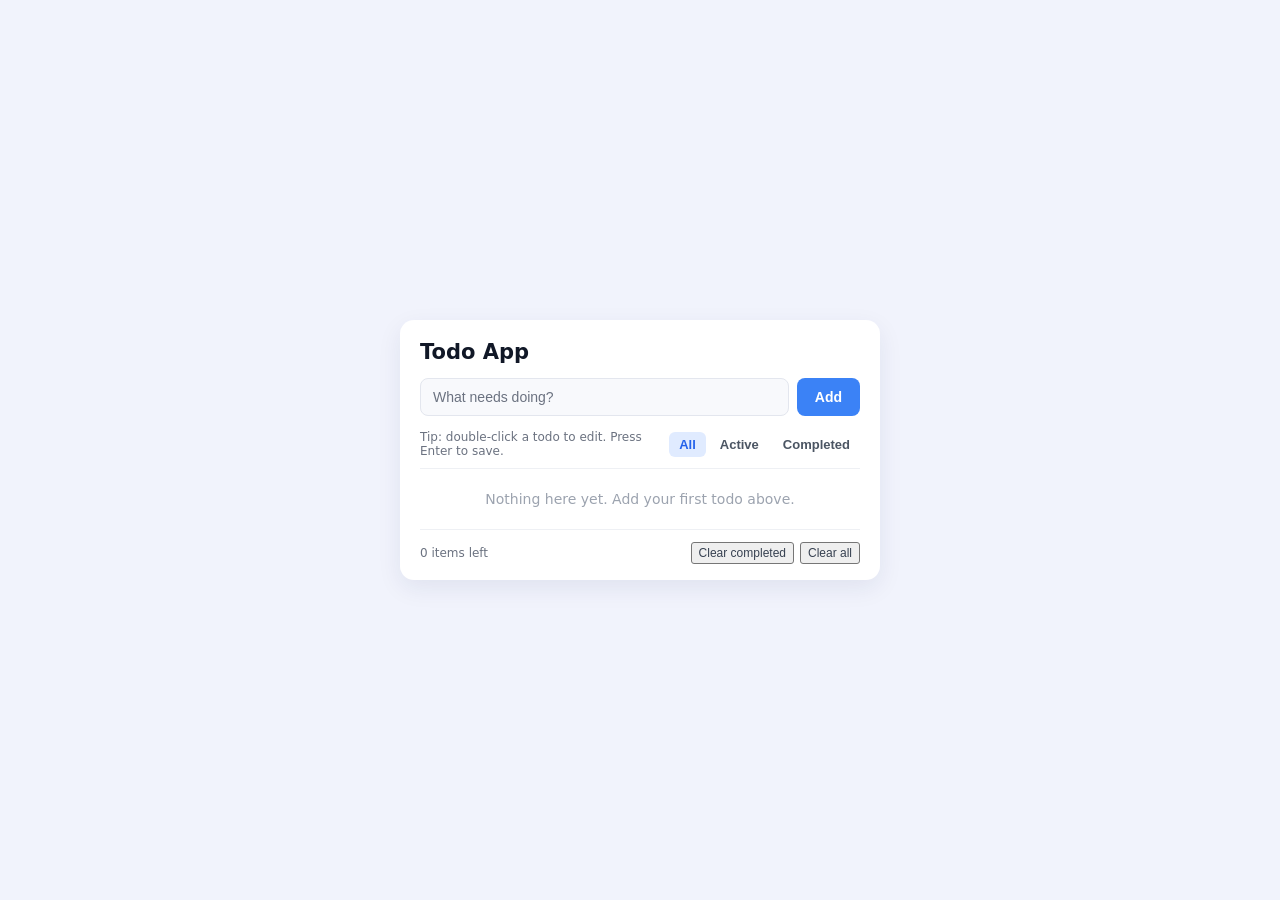
<file: Lab 4/index.html>
<!DOCTYPE html>
<html lang="en">
<head>
    <meta charset="UTF-8">
    <meta name="viewport" content="width=device-width, initial-scale=1.0">
    <title>Todo App</title>
    <link rel="stylesheet" href="styles.css">
</head>
<body>
    <main class="card">
        <h1>Todo App</h1>

        <div class="add-row">
            <input id="new-todo" type="text" placeholder="What needs doing?" autocomplete="off" />
            <button id="add-btn" class="btn-add">Add</button>
        </div>

        <div class="toolbar">
            <p class="tip">Tip: double-click a todo to edit. Press Enter to save.</p>
            <div class="filters" id="filters">
                <button class="filter active" data-filter="all">All</button>
                <button class="filter" data-filter="active">Active</button>
                <button class="filter" data-filter="completed">Completed</button>
            </div>
        </div>

        <ul id="todo-list"></ul>

        <footer class="footer">
            <span id="count">0 items left</span>
            <div class="clear-btns">
                <button id="clear-completed" class="btn-clear">Clear completed</button>
                <button id="clear-all" class="btn-clear">Clear all</button>
            </div>
        </footer>
    </main>

    <script src="script.js"></script>
</body>
</html>
</file>
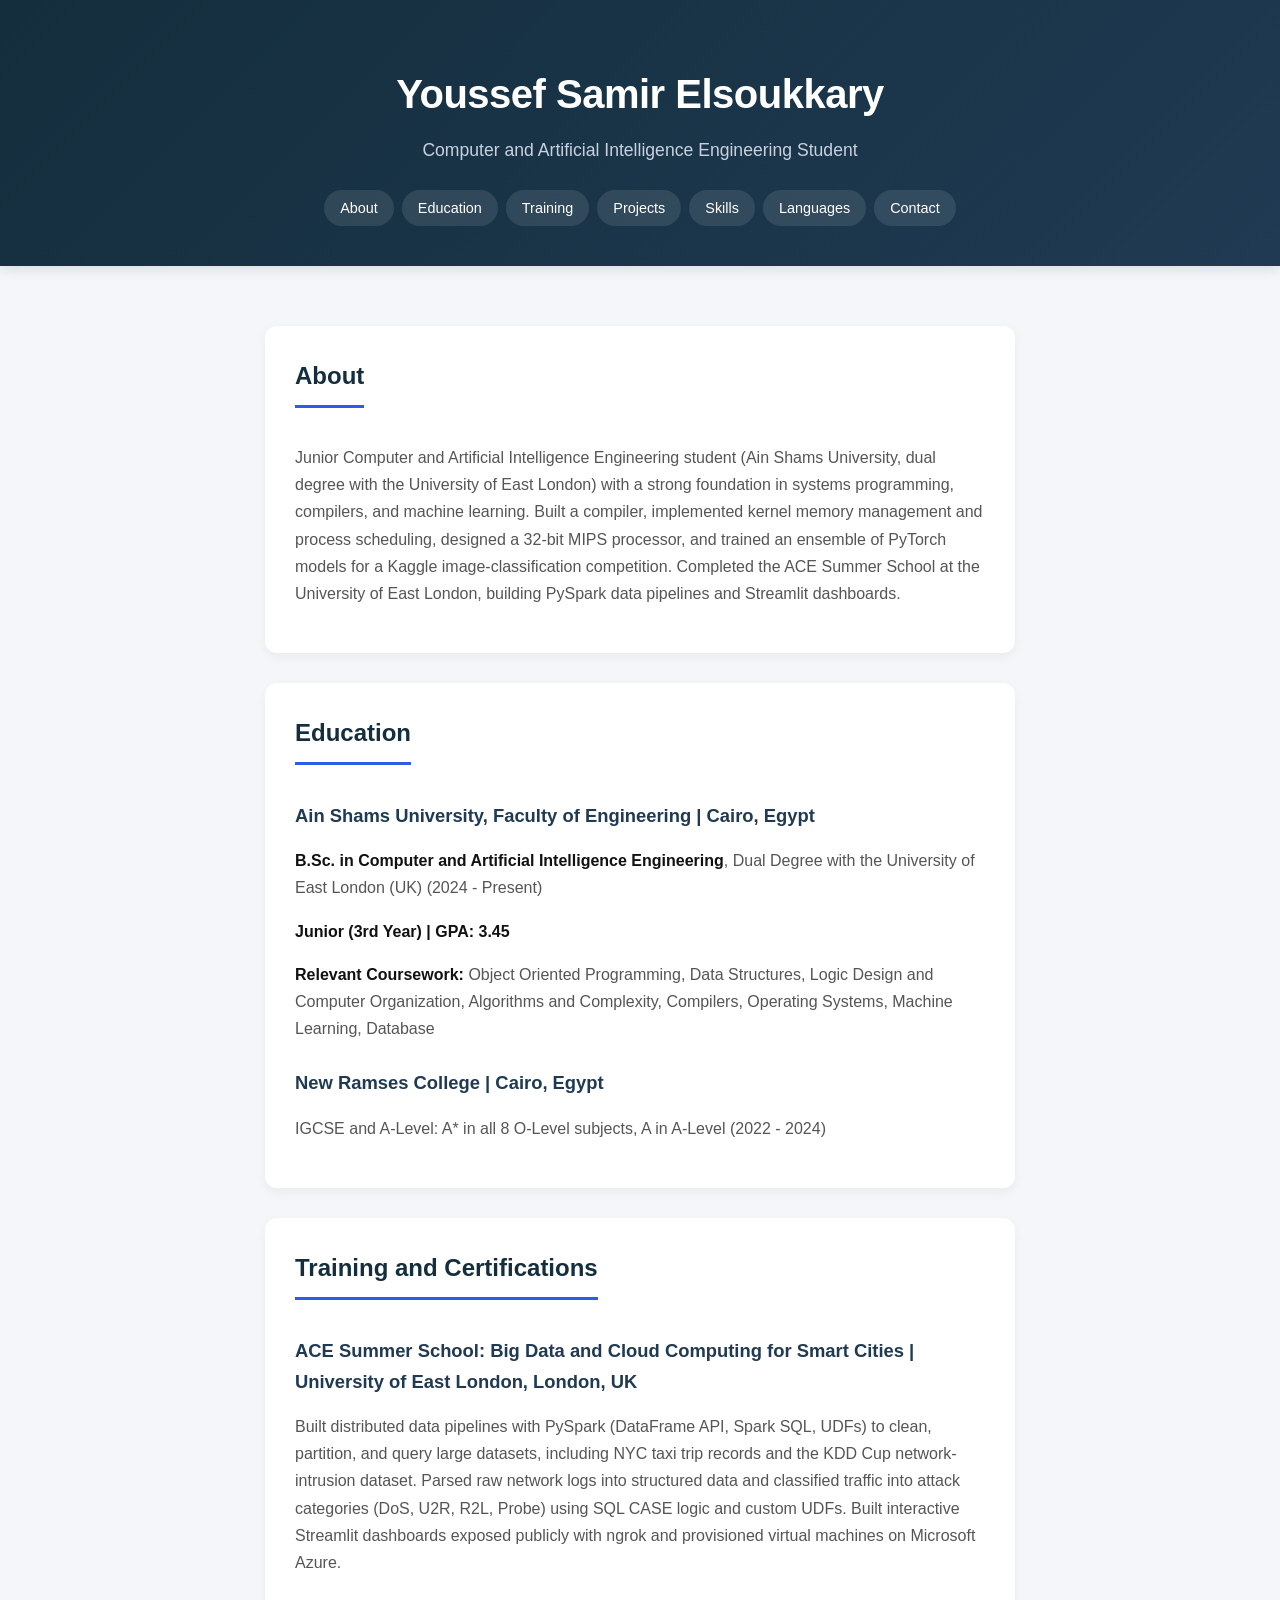
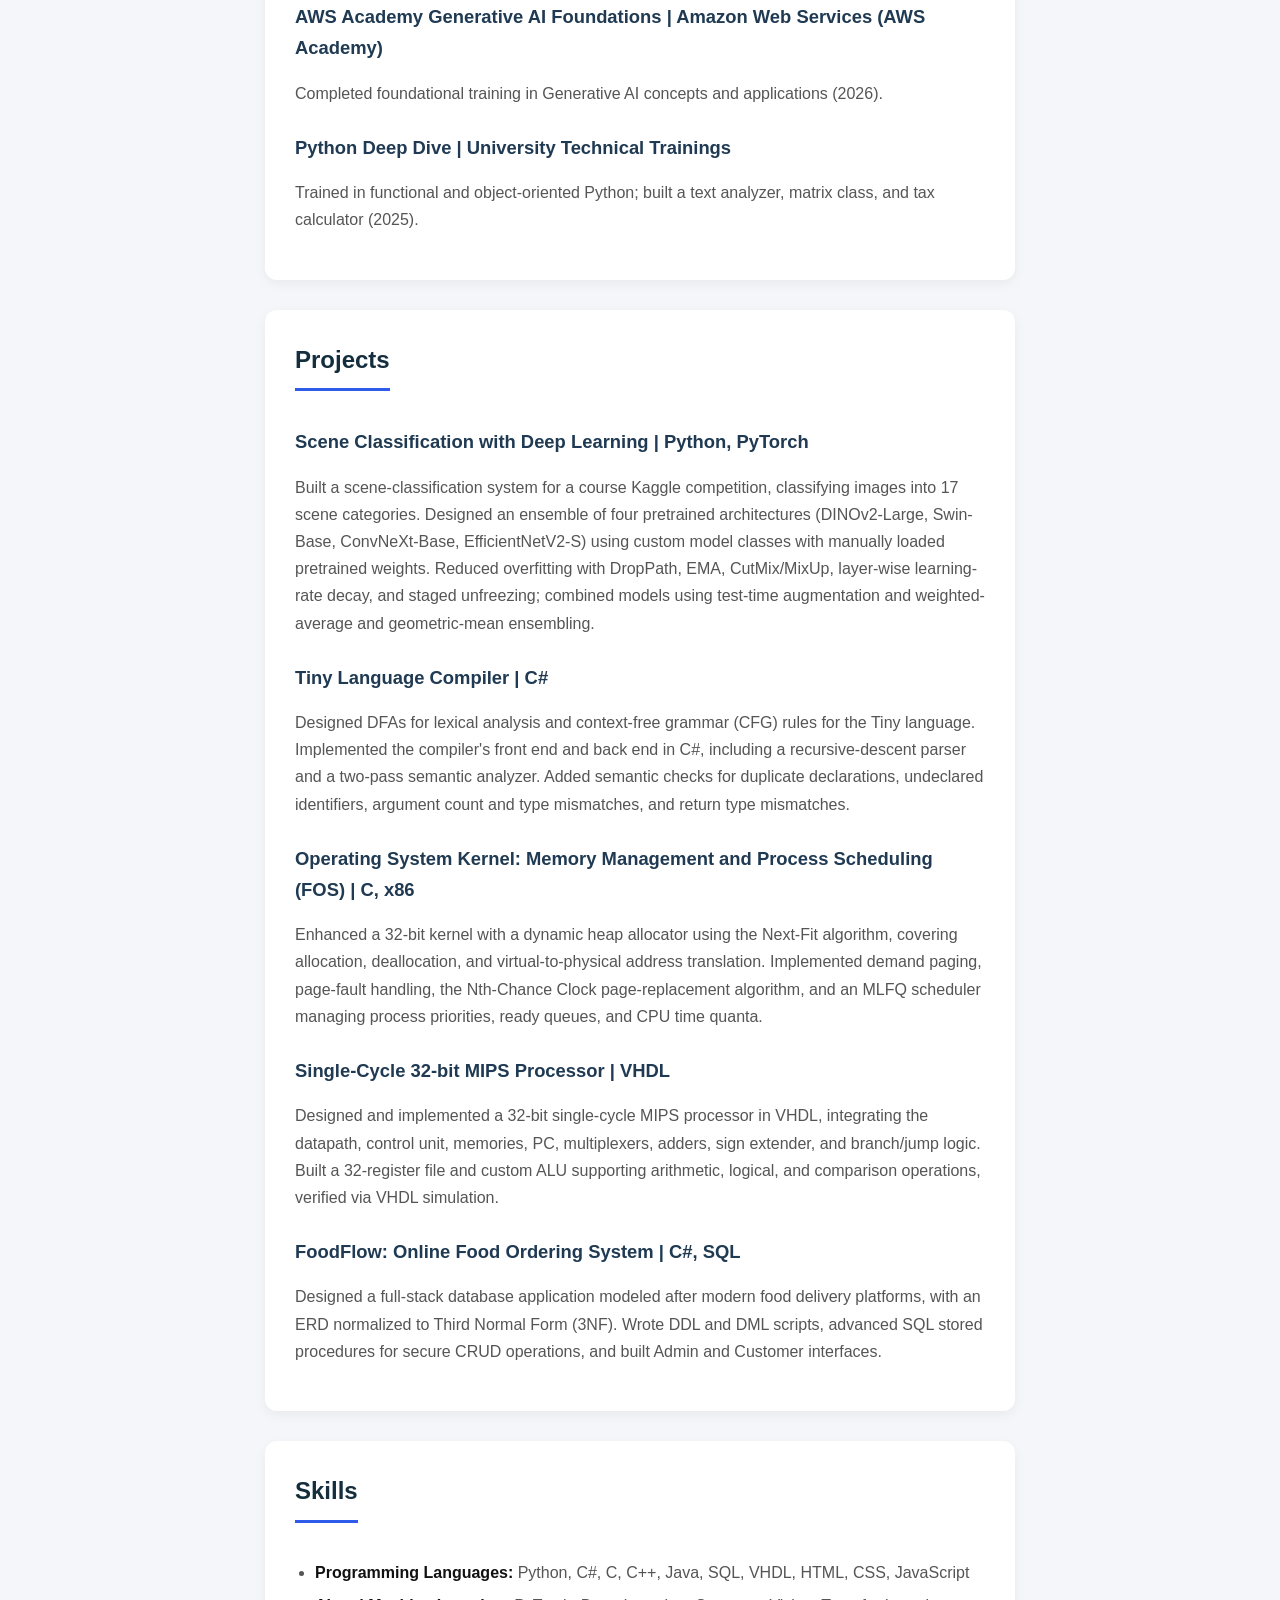
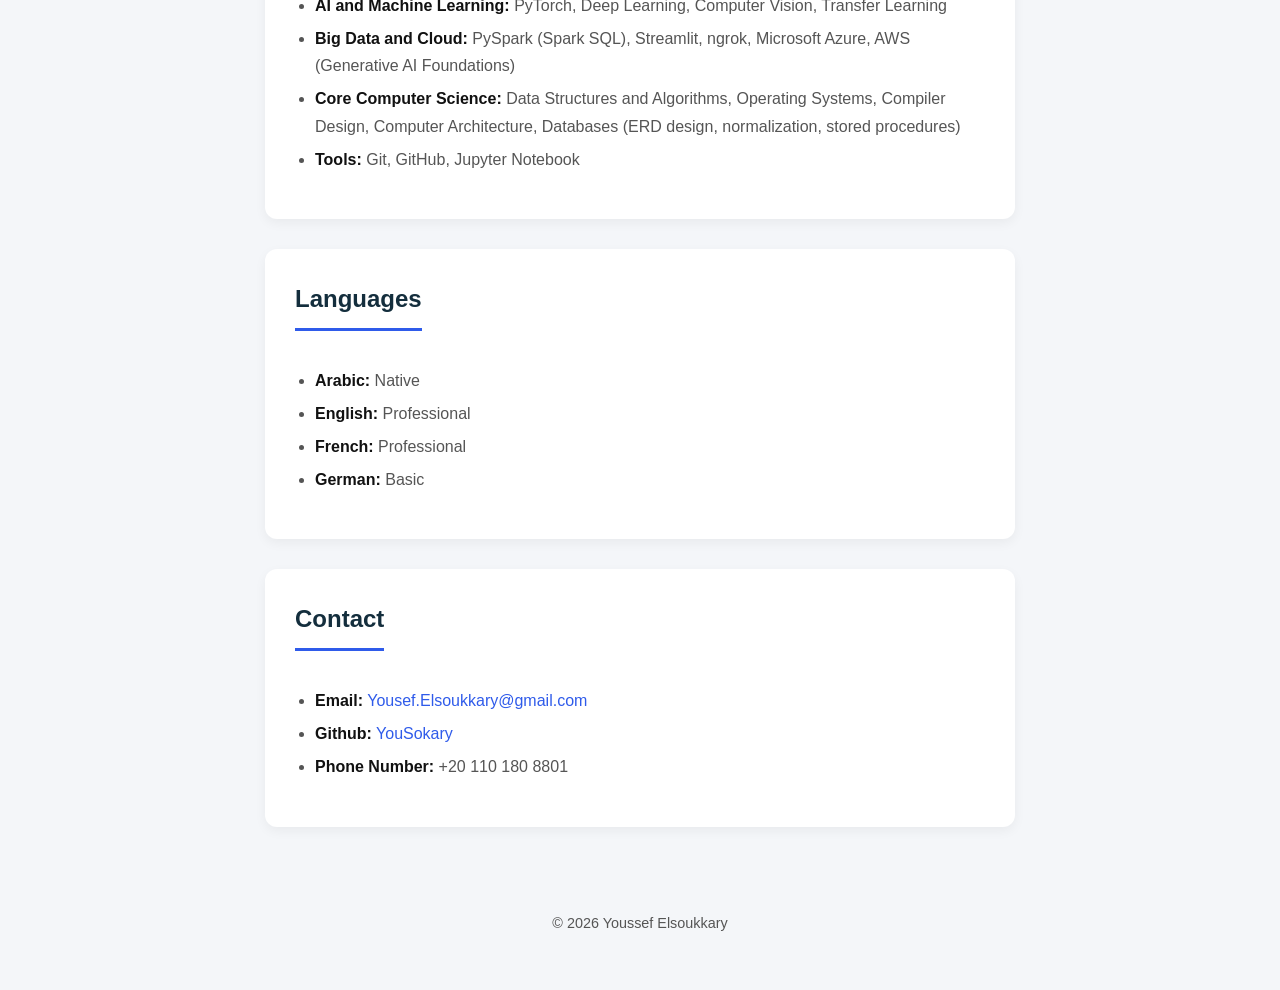
<file: Portfolio.html>
<!DOCTYPE html>
<html lang="en">
<head>
<meta charset="UTF-8">
<meta name="viewport" content="width=device-width, initial-scale=1.0">
<title>Youssef Samir Elsoukkary | Portfolio</title>
<style>
html {
  scroll-behavior: smooth;
}

body {
  font-family: -apple-system, BlinkMacSystemFont, "Segoe UI", Roboto, Helvetica, Arial, sans-serif;
  margin: 0;
  line-height: 1.7;
  color: #333;
  background: #f4f6f9;
}

header {
  background: linear-gradient(135deg, #142e3d, #1f3a52);
  color: #fff;
  text-align: center;
  padding: 60px 20px 40px;
  box-shadow: 0 4px 12px rgba(0, 0, 0, 0.1);
}

header h1 {
  margin: 0 0 8px;
  font-size: 2.5rem;
  font-weight: 700;
  letter-spacing: -0.5px;
}

header p {
  margin: 0 0 24px;
  color: #c9d1e0;
  font-size: 1.1rem;
}

nav {
  display: flex;
  justify-content: center;
  flex-wrap: wrap;
  gap: 8px;
}

nav a {
  color: #fff;
  text-decoration: none;
  padding: 6px 16px;
  border-radius: 20px;
  font-size: 0.9rem;
  background: rgba(255, 255, 255, 0.1);
  transition: background 0.2s ease, transform 0.1s ease;
}

nav a:hover {
  background: rgba(255, 255, 255, 0.25);
  transform: translateY(-1px);
  border-bottom: none;
}

main {
  max-width: 750px;
  margin: 0 auto;
  padding: 30px 20px;
}

section {
  background: #fff;
  padding: 30px;
  margin-top: 30px;
  border-radius: 12px;
  box-shadow: 0 4px 12px rgba(0, 0, 0, 0.05);
  transition: transform 0.2s ease, box-shadow 0.2s ease;
}

section:hover {
  box-shadow: 0 6px 16px rgba(0, 0, 0, 0.08);
}

h2 {
  margin-top: 0;
  padding-bottom: 8px;
  border-bottom: 3px solid #2f5bea;
  display: inline-block;
  font-size: 1.5rem;
  color: #142e3d;
}

h3 {
  margin-top: 25px;
  margin-bottom: 6px;
  color: #1f3a52;
  font-size: 1.15rem;
}

h3:first-of-type {
  margin-top: 15px;
}

a {
  color: #2f5bea;
  text-decoration: none;
}

a:hover {
  text-decoration: underline;
}

p, li {
  color: #555;
}

/* Global clean contrast rules replacing inline styles */
#education p strong, 
#education p b, 
li strong {
  color: #111;
}

ul {
  padding-left: 20px;
}

li {
  margin-bottom: 6px;
}

footer {
  text-align: center;
  padding: 40px 20px;
  color: #777;
  font-size: 0.9rem;
}
</style>
</head>
<body>

<header>
  <h1>Youssef Samir Elsoukkary</h1>
  <p>Computer and Artificial Intelligence Engineering Student</p>
  <nav>
    <a href="#about">About</a>
    <a href="#education">Education</a>
    <a href="#training">Training</a>
    <a href="#projects">Projects</a>
    <a href="#skills">Skills</a>
    <a href="#languages">Languages</a>
    <a href="#contact">Contact</a>
  </nav>
</header>

<main>

<section id="about">
  <h2>About</h2>
  <p>Junior Computer and Artificial Intelligence Engineering student (Ain Shams University, dual degree with the University of East London) with a strong foundation in systems programming, compilers, and machine learning. Built a compiler, implemented kernel memory management and process scheduling, designed a 32-bit MIPS processor, and trained an ensemble of PyTorch models for a Kaggle image-classification competition. Completed the ACE Summer School at the University of East London, building PySpark data pipelines and Streamlit dashboards.</p>
</section>

<section id="education">
  <h2>Education</h2>
  <h3>Ain Shams University, Faculty of Engineering | Cairo, Egypt</h3>
  <p><strong>B.Sc. in Computer and Artificial Intelligence Engineering</strong>, Dual Degree with the University of East London (UK) (2024 - Present)</p>
  <p><b>Junior (3rd Year) | GPA: 3.45</b></p>
  <p><strong>Relevant Coursework:</strong> Object Oriented Programming, Data Structures, Logic Design and Computer Organization, Algorithms and Complexity, Compilers, Operating Systems, Machine Learning, Database</p>

  <h3>New Ramses College | Cairo, Egypt</h3>
  <p>IGCSE and A-Level: A* in all 8 O-Level subjects, A in A-Level (2022 - 2024)</p>
</section>

<section id="training">
  <h2>Training and Certifications</h2>
  <h3>ACE Summer School: Big Data and Cloud Computing for Smart Cities | University of East London, London, UK</h3>
  <p>Built distributed data pipelines with PySpark (DataFrame API, Spark SQL, UDFs) to clean, partition, and query large datasets, including NYC taxi trip records and the KDD Cup network-intrusion dataset. Parsed raw network logs into structured data and classified traffic into attack categories (DoS, U2R, R2L, Probe) using SQL CASE logic and custom UDFs. Built interactive Streamlit dashboards exposed publicly with ngrok and provisioned virtual machines on Microsoft Azure.</p>

  <h3>AWS Academy Generative AI Foundations | Amazon Web Services (AWS Academy)</h3>
  <p>Completed foundational training in Generative AI concepts and applications (2026).</p>

  <h3>Python Deep Dive | University Technical Trainings</h3>
  <p>Trained in functional and object-oriented Python; built a text analyzer, matrix class, and tax calculator (2025).</p>
</section>

<section id="projects">
  <h2>Projects</h2>

  <h3>Scene Classification with Deep Learning | Python, PyTorch</h3>
  <p>Built a scene-classification system for a course Kaggle competition, classifying images into 17 scene categories. Designed an ensemble of four pretrained architectures (DINOv2-Large, Swin-Base, ConvNeXt-Base, EfficientNetV2-S) using custom model classes with manually loaded pretrained weights. Reduced overfitting with DropPath, EMA, CutMix/MixUp, layer-wise learning-rate decay, and staged unfreezing; combined models using test-time augmentation and weighted-average and geometric-mean ensembling.</p>

  <h3>Tiny Language Compiler | C#</h3>
  <p>Designed DFAs for lexical analysis and context-free grammar (CFG) rules for the Tiny language. Implemented the compiler's front end and back end in C#, including a recursive-descent parser and a two-pass semantic analyzer. Added semantic checks for duplicate declarations, undeclared identifiers, argument count and type mismatches, and return type mismatches.</p>

  <h3>Operating System Kernel: Memory Management and Process Scheduling (FOS) | C, x86</h3>
  <p>Enhanced a 32-bit kernel with a dynamic heap allocator using the Next-Fit algorithm, covering allocation, deallocation, and virtual-to-physical address translation. Implemented demand paging, page-fault handling, the Nth-Chance Clock page-replacement algorithm, and an MLFQ scheduler managing process priorities, ready queues, and CPU time quanta.</p>

  <h3>Single-Cycle 32-bit MIPS Processor | VHDL</h3>
  <p>Designed and implemented a 32-bit single-cycle MIPS processor in VHDL, integrating the datapath, control unit, memories, PC, multiplexers, adders, sign extender, and branch/jump logic. Built a 32-register file and custom ALU supporting arithmetic, logical, and comparison operations, verified via VHDL simulation.</p>

  <h3>FoodFlow: Online Food Ordering System | C#, SQL</h3>
  <p>Designed a full-stack database application modeled after modern food delivery platforms, with an ERD normalized to Third Normal Form (3NF). Wrote DDL and DML scripts, advanced SQL stored procedures for secure CRUD operations, and built Admin and Customer interfaces.</p>
</section>

<section id="skills">
  <h2>Skills</h2>
  <ul>
    <li><strong>Programming Languages:</strong> Python, C#, C, C++, Java, SQL, VHDL, HTML, CSS, JavaScript</li>
    <li><strong>AI and Machine Learning:</strong> PyTorch, Deep Learning, Computer Vision, Transfer Learning</li>
    <li><strong>Big Data and Cloud:</strong> PySpark (Spark SQL), Streamlit, ngrok, Microsoft Azure, AWS (Generative AI Foundations)</li>
    <li><strong>Core Computer Science:</strong> Data Structures and Algorithms, Operating Systems, Compiler Design, Computer Architecture, Databases (ERD design, normalization, stored procedures)</li>
    <li><strong>Tools:</strong> Git, GitHub, Jupyter Notebook</li>
  </ul>
</section>

<section id="languages">
  <h2>Languages</h2>
  <ul>
    <li><strong>Arabic:</strong> Native</li>
    <li><strong>English:</strong> Professional</li>
    <li><strong>French:</strong> Professional</li>
    <li><strong>German:</strong> Basic</li>
  </ul>
</section>

<section id="contact">
  <h2>Contact</h2>
  <ul>
    <li><strong>Email:</strong> <a href="mailto:Yousef.Elsoukkary@gmail.com">Yousef.Elsoukkary@gmail.com</a></li>
    <li><strong>Github:</strong> <a href="https://github.com/YouSokary/" target="_blank">YouSokary</a></li>
    <li><strong>Phone Number:</strong> +20 110 180 8801</li>
  </ul>
</section>

</main>

<footer>
  <p>&copy; 2026 Youssef Elsoukkary</p>
</footer>

</body>
</html>
</file>
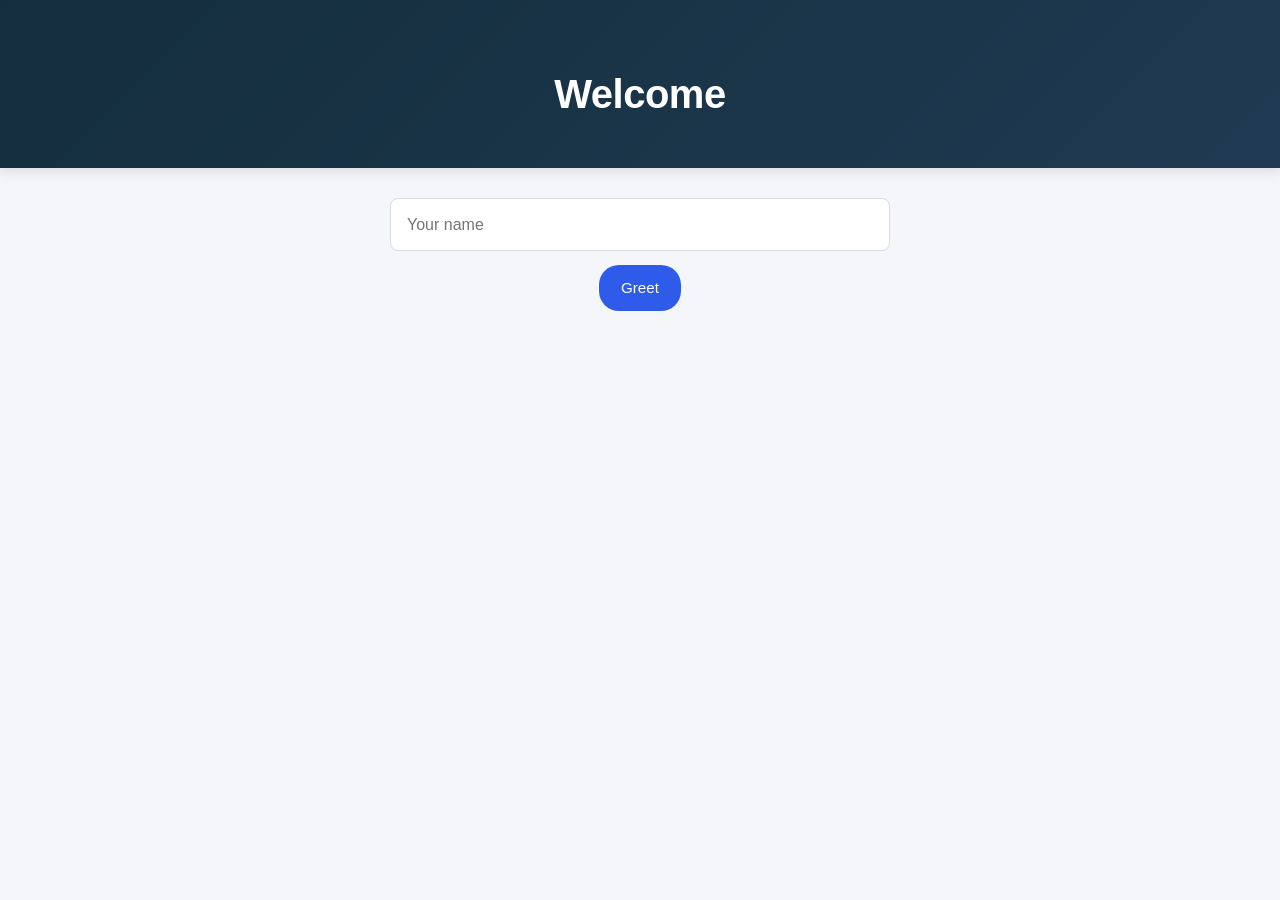
<file: Reservation_Lab.html>
<!DOCTYPE html>
<html>
    <head>
        <meta charset="UTF-8">
        <meta name="viewport" content="width=device-width, initial-scale=1.0">
        <title>Reservation Lab</title>
        <link rel="stylesheet" href="Reservation_Lab_Styling.css">
    </head>
    <body>
        <h1 id="title">Welcome</h1>
        <input id="name" placeholder="Your name" />
        <button id="greet">Greet</button>
        <ul id="list"></ul>

        <script>
            function addName() {
                const input = document.getElementById('name');
                const name = input.value.trim();

                if (!name) return;

                document.getElementById('title').textContent = `Hello, ${name}!`;

                const li = document.createElement('li');
                li.textContent = name;
                document.getElementById('list').appendChild(li);

                input.value = '';
            }

            function removeName(e){
                if (e.target.nodeName === 'LI'){
                    const name = e.target.textContent;
                    document.getElementById('title').textContent = `Goodbye, ${name}! see you later.`;
                    e.target.remove();
                }
            }

            document.getElementById('greet').addEventListener('click', addName);
            document.getElementById('list').addEventListener('click', removeName);
        </script>
    </body>
</html>
</file>
<file: Lab 4/styles.css>
* { box-sizing: border-box; }

body {
    margin: 0;
    min-height: 100vh;
    display: flex;
    align-items: center;
    justify-content: center;
    padding: 24px;
    background: #f1f3fc;
    font-family: system-ui, -apple-system, "Segoe UI", Roboto, Helvetica, Arial, sans-serif;
    color: #111827;
}

.card {
    width: 100%;
    max-width: 480px;
    padding: 20px 20px 16px;
    background: #ffffff;
    border-radius: 14px;
    box-shadow: 0 8px 24px rgba(30, 41, 90, 0.08);
}

h1 {
    margin: 0 0 14px;
    font-size: 21px;
    font-weight: 700;
}

.add-row { display: flex; gap: 8px; }

#new-todo {
    flex: 1;
    padding: 10px 12px;
    font-size: 14px;
    color: #111827;
    background: #f8f9fc;
    border: 1px solid #e3e6ee;
    border-radius: 8px;
    outline: none;
}
#new-todo::placeholder { color: #6b7280; }
#new-todo:focus { border-color: #3b82f6; background: #fff; }

.btn-add {
    padding: 0 18px;
    font-size: 14px;
    font-weight: 700;
    color: #fff;
    background: #3b82f6;
    border: none;
    border-radius: 8px;
    cursor: pointer;
}
.btn-add:hover { background: #2563eb; }

.toolbar {
    display: flex;
    align-items: center;
    justify-content: space-between;
    gap: 8px;
    margin: 14px 0 10px;
}
.tip { margin: 0; font-size: 12px; color: #6b7280; }

.filters { display: flex; gap: 4px; }
.filter {
    padding: 5px 10px;
    font-size: 13px;
    font-weight: 700;
    color: #4b5563;
    background: transparent;
    border: none;
    border-radius: 6px;
    cursor: pointer;
}
.filter:hover { background: #f3f4f6; }
.filter.active { color: #2563eb; background: #e0ebff; }

#todo-list {
    margin: 0;
    padding: 0;
    list-style: none;
    border-top: 1px solid #eef0f4;
}

.todo {
    display: flex;
    align-items: center;
    gap: 14px;
    padding: 14px 8px;
    border-bottom: 1px solid #eef0f4;
}

.todo input[type="checkbox"] {
    appearance: none;
    -webkit-appearance: none;
    flex: none;
    width: 15px;
    height: 15px;
    margin: 0 0 0 6px;
    background: #e6d6f5;
    border: 1px solid #d3bdea;
    border-radius: 3px;
    cursor: pointer;
}
.todo input[type="checkbox"]:checked {
    background: #8b5cf6 url("data:image/svg+xml,%3Csvg xmlns='http://www.w3.org/2000/svg' viewBox='0 0 16 16'%3E%3Cpath d='M3.5 8.5l3 3 6-7' fill='none' stroke='white' stroke-width='2' stroke-linecap='round' stroke-linejoin='round'/%3E%3C/svg%3E") center / 100% no-repeat;
    border-color: #8b5cf6;
}

.todo .label {
    flex: 1;
    font-size: 15px;
    cursor: text;
    word-break: break-word;
    user-select: none;
}
.todo.done .label { color: #9ca3af; text-decoration: line-through; }

.todo .edit {
    flex: 1;
    padding: 4px 8px;
    font: inherit;
    font-size: 15px;
    border: 1px solid #3b82f6;
    border-radius: 6px;
    outline: none;
}

.btn-delete {
    display: grid;
    place-items: center;
    width: 28px;
    height: 28px;
    color: #9ca3af;
    background: none;
    border: none;
    border-radius: 6px;
    cursor: pointer;
}
.btn-delete:hover { color: #dc2626; background: #fef2f2; }
.btn-delete svg { width: 16px; height: 16px; }

.empty {
    padding: 22px 8px;
    font-size: 14px;
    text-align: center;
    color: #9ca3af;
    border-bottom: 1px solid #eef0f4;
}

.footer {
    display: flex;
    align-items: center;
    justify-content: space-between;
    margin-top: 12px;
    font-size: 12px;
    color: #6b7280;
}
.clear-btns { display: flex; gap: 6px; }
.btn-clear {
    padding: 3px 7px;
    font-size: 12px;
    color: #374151;
    background: #efefef;
    border: 1px solid #767676;
    border-radius: 3px;
    cursor: pointer;
}
.btn-clear:hover { background: #e2e2e2; }

:focus-visible { outline: 2px solid #3b82f6; outline-offset: 2px; }

@media (max-width: 460px) {
    .toolbar { flex-direction: column; align-items: flex-start; }
}
</file>
<file: Reservation_Lab_Styling.css>
html {
    scroll-behavior: smooth;
}

* {
    box-sizing: border-box;
}

body {
    font-family: -apple-system, BlinkMacSystemFont, "Segoe UI", Roboto, Helvetica, Arial, sans-serif;
    margin: 0;
    min-height: 100vh;
    line-height: 1.7;
    color: #333;
    background: #f4f6f9;
    display: flex;
    flex-direction: column;
    align-items: center;
    padding: 0 20px 40px;
}

#title {
    width: calc(100% + 40px);
    margin: 0 -20px 30px;
    padding: 60px 20px 40px;
    background: linear-gradient(135deg, #142e3d, #1f3a52);
    color: #fff;
    text-align: center;
    font-size: 2.5rem;
    font-weight: 700;
    letter-spacing: -0.5px;
    box-shadow: 0 4px 12px rgba(0, 0, 0, 0.1);
}

#name {
    width: min(100%, 750px);
    max-width: 500px;
    margin: 0 0 14px;
    padding: 12px 16px;
    border: 1px solid #d7dce5;
    border-radius: 8px;
    background: #fff;
    color: #333;
    font: inherit;
    outline: none;
    transition: border-color 0.2s ease, box-shadow 0.2s ease;
}

#name:focus {
    border-color: #2f5bea;
    box-shadow: 0 0 0 3px rgba(47, 91, 234, 0.12);
}

#greet {
    padding: 10px 22px;
    border: none;
    border-radius: 20px;
    background: #2f5bea;
    color: #fff;
    font: inherit;
    font-size: 0.95rem;
    cursor: pointer;
    transition: background 0.2s ease, transform 0.1s ease;
}

#greet:hover {
    background: #2449c6;
    transform: translateY(-1px);
}

#list {
    width: min(100%, 750px);
    margin: 30px 0 0;
    padding: 0;
    list-style: none;
}

#list li {
    margin: 0 0 14px;
    padding: 18px 22px;
    background: #fff;
    border-radius: 12px;
    box-shadow: 0 4px 12px rgba(0, 0, 0, 0.05);
    color: #555;
    cursor: pointer;
    overflow-wrap: anywhere;
    transition: transform 0.2s ease, box-shadow 0.2s ease;
}

#list li:hover {
    transform: translateY(-1px);
    box-shadow: 0 6px 16px rgba(0, 0, 0, 0.08);
}

@media (max-width: 600px) {
    #title {
        padding: 44px 16px 32px;
        font-size: 2rem;
    }

    body {
        padding-right: 16px;
        padding-left: 16px;
    }
}
</file>
